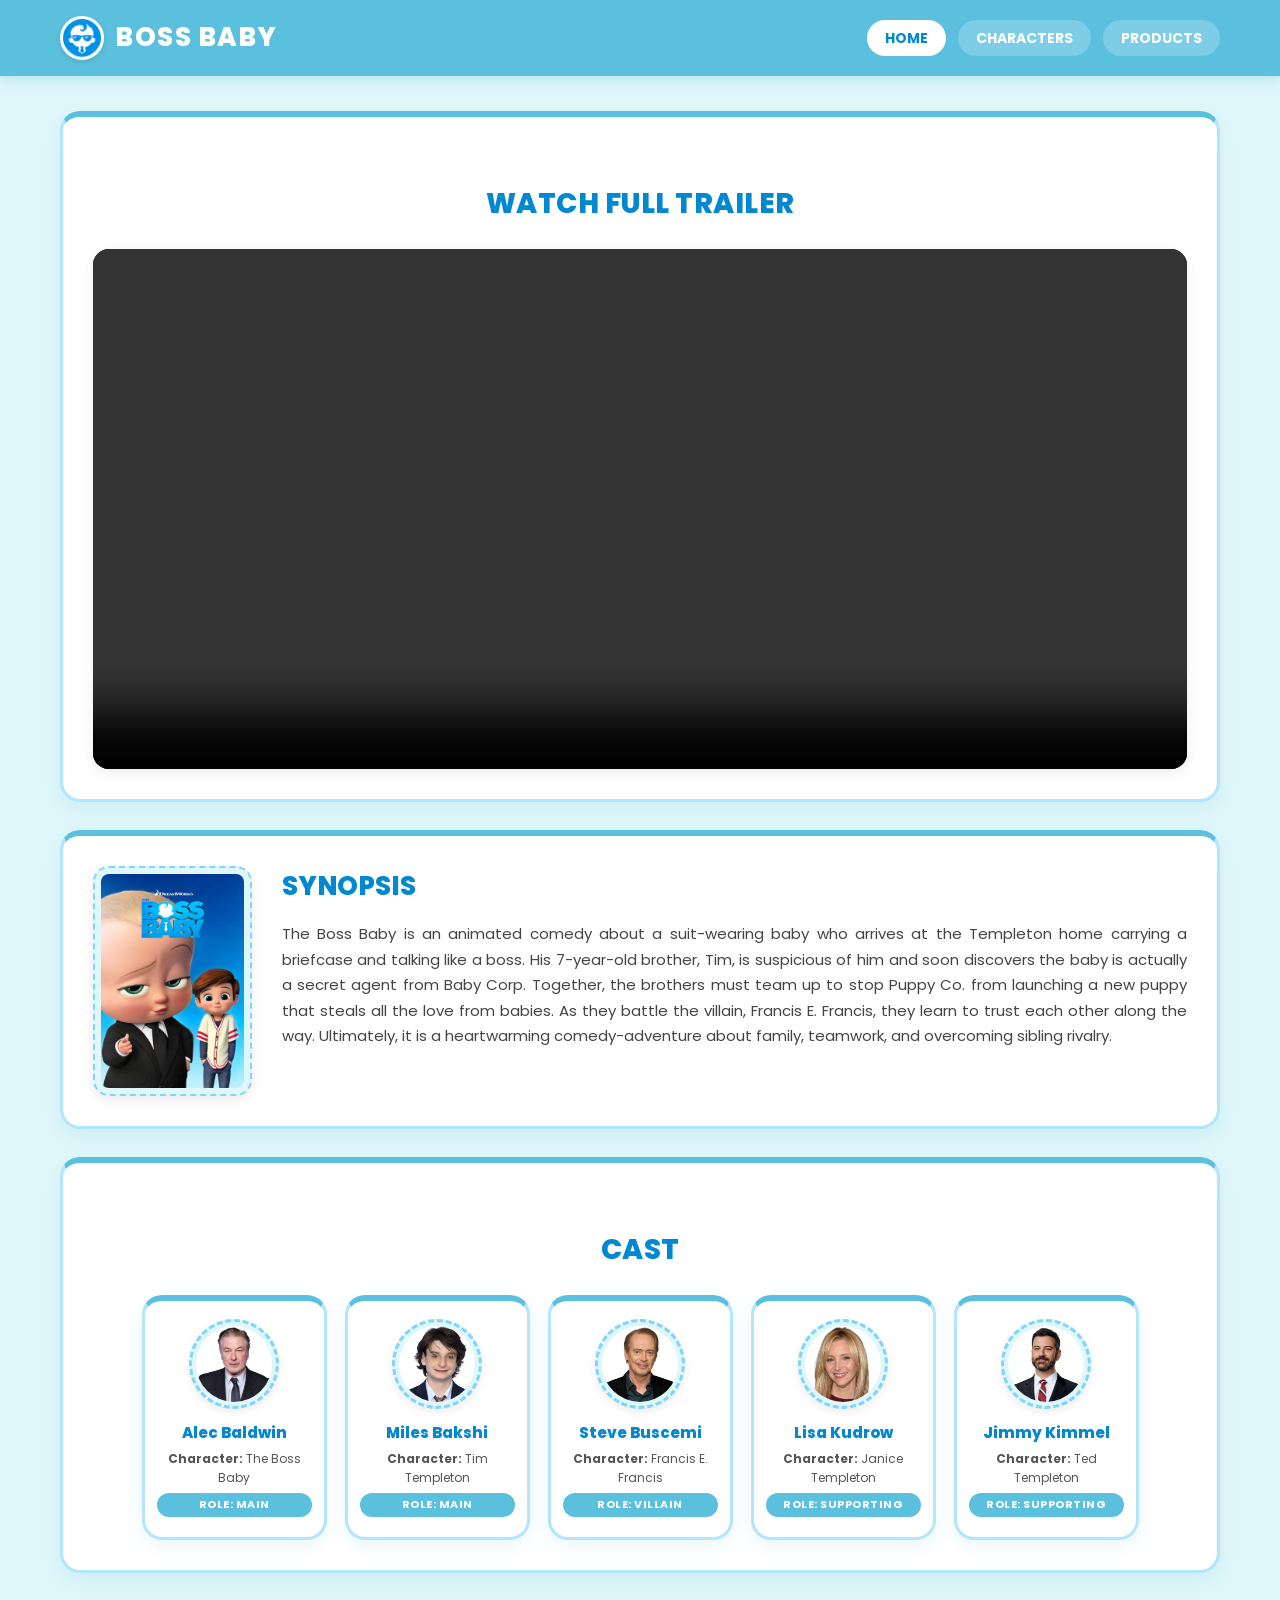
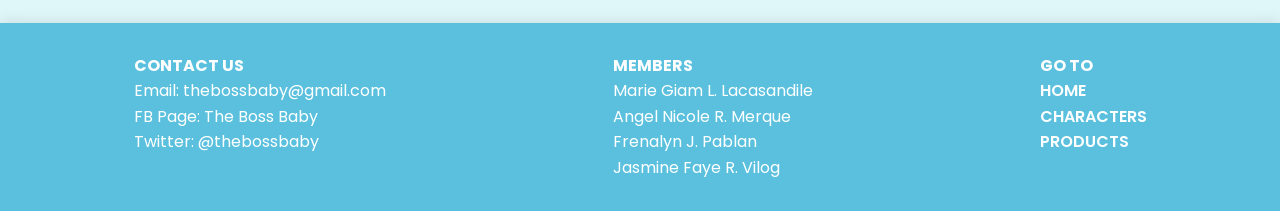
<file: index.html>
<!DOCTYPE html>
<html lang="en">
<head>
    <meta charset="UTF-8">
    <meta name="viewport" content="width=device-width, initial-scale=1.0">
    <title>THE BOSS BABY | HOME</title>
    <link rel="stylesheet" href="CSS/style.css">
</head>
<body>

    <header class="header">
        <nav>
            <div class="brand">
                <img src="MEDIA/logo.jpg" alt="Boss Baby Logo" class="brand-logo" onerror="this.src='data:image/svg+xml;utf8,<svg xmlns=\'http://www.w3.org/2000/svg\' viewBox=\'0 0 100 100\'><circle cx=\'50\' cy=\'50\' r=\'50\' fill=\'%230099ff\'/><path d=\'M50 18c-12 0-20 8-20 18 0 4 2 8 5 11-4 3-7 8-7 14 0 9 7 16 16 16h12c9 0 16-7 16-16 0-6-3-11-7-14 3-3 5-7 5-11 0-10-8-18-20-18zm-6 22h12v4H44v-4zm6 10c8 0 14 6 14 14H30c0-8 6-14 14-14z\' fill=\'white\'/></svg>'">
                <h1>BOSS BABY</h1>
            </div>
            <ul>
                <li><a href="index.html" class="active">HOME</a></li>
                <li><a href="Characters.html">CHARACTERS</a></li>
                <li><a href="product.html">PRODUCTS</a></li>
            </ul>
        </nav>
    </header>

    <div class="page-container">
        <section class="highlights">
            <h1>WATCH FULL TRAILER</h1>
            <video autoplay muted loop playsinline controls>

    <source src="MEDIA/trailer.mp4" type="video/mp4">

    Your browser does not support HTML5 video.

</video>
        </section>

        <!-- Synopsis Section -->
        <section class="synopsis">
            <div class="synopsis-content">
                <img src="MEDIA/mov pos.jpg" alt="The Boss Baby movie poster">
                <div class="synopsis-details">
                    <h2 class="synopsis-title">SYNOPSIS</h2>
                    <p>
                        The Boss Baby is an animated comedy about a suit-wearing baby who arrives at the Templeton home carrying a briefcase and talking like a boss. His 7-year-old brother, Tim, is suspicious of him and soon discovers the baby is actually a secret agent from Baby Corp. Together, the brothers must team up to stop Puppy Co. from launching a new puppy that steals all the love from babies. As they battle the villain, Francis E. Francis, they learn to trust each other along the way. Ultimately, it is a heartwarming comedy-adventure about family, teamwork, and overcoming sibling rivalry.
                    </p>
                </div>
            </div>
        </section>

        <div class="cast">
            <h2>CAST</h2>
            <div class="cast-container">
                <div class="cast-card">
                    <img src="MEDIA/boss baby2.jpg" alt="The Boss Baby">
                    <div class="cast-info">
                        <h3>Alec Baldwin</h3>
                        <p><strong>Character:</strong> The Boss Baby</p>
                        <p class="role">Role: Main</p>
                    </div>
                </div>

                <div class="cast-card">
                    <img src="MEDIA/tim2.jpg" alt="Tim Templeton">
                    <div class="cast-info">
                        <h3>Miles Bakshi</h3>
                        <p><strong>Character:</strong> Tim Templeton</p>
                        <p class="role">Role: Main</p>
                    </div>
                </div>

                <div class="cast-card">
                    <img src="MEDIA/francis.jpg" alt="Francis E. Francis">
                    <div class="cast-info">
                        <h3>Steve Buscemi</h3>
                        <p><strong>Character:</strong> Francis E. Francis</p>
                        <p class="role">Role: Villain</p>
                    </div>
                </div>

                <div class="cast-card">
                    <img src="MEDIA/mom.jpg" alt="Janice Templeton">
                    <div class="cast-info">
                        <h3>Lisa Kudrow</h3>
                        <p><strong>Character:</strong> Janice Templeton</p>
                        <p class="role">Role: Supporting</p>
                    </div>
                </div>

                <div class="cast-card">
                    <img src="MEDIA/dad.jpg" alt="Ted Templeton">
                    <div class="cast-info">
                        <h3>Jimmy Kimmel</h3>
                        <p><strong>Character:</strong> Ted Templeton</p>
                        <p class="role">Role: Supporting</p>
                    </div>
                </div>
            </div>
        </div>
    </div>

    <footer class="footer">
        <div>
            <h4>CONTACT US</h4>
            <p>Email: thebossbaby@gmail.com</p>
            <p>FB Page: The Boss Baby</p>
            <p>Twitter: @thebossbaby</p>
        </div>
        <div>
            <h4>MEMBERS</h4>
            <p>Marie Giam L. Lacasandile</p>
            <p>Angel Nicole R. Merque</p>
            <p>Frenalyn J. Pablan</p>
            <p>Jasmine Faye R. Vilog</p>
        </div>
        <div>
            <h4>GO TO</h4>
            <p><a href="index.html">HOME</a></p>
            <p><a href="Characters.html">CHARACTERS</a></p>
            <p><a href="product.html">PRODUCTS</a></p>
        </div>
    </footer>

</body>
</html>
</file>
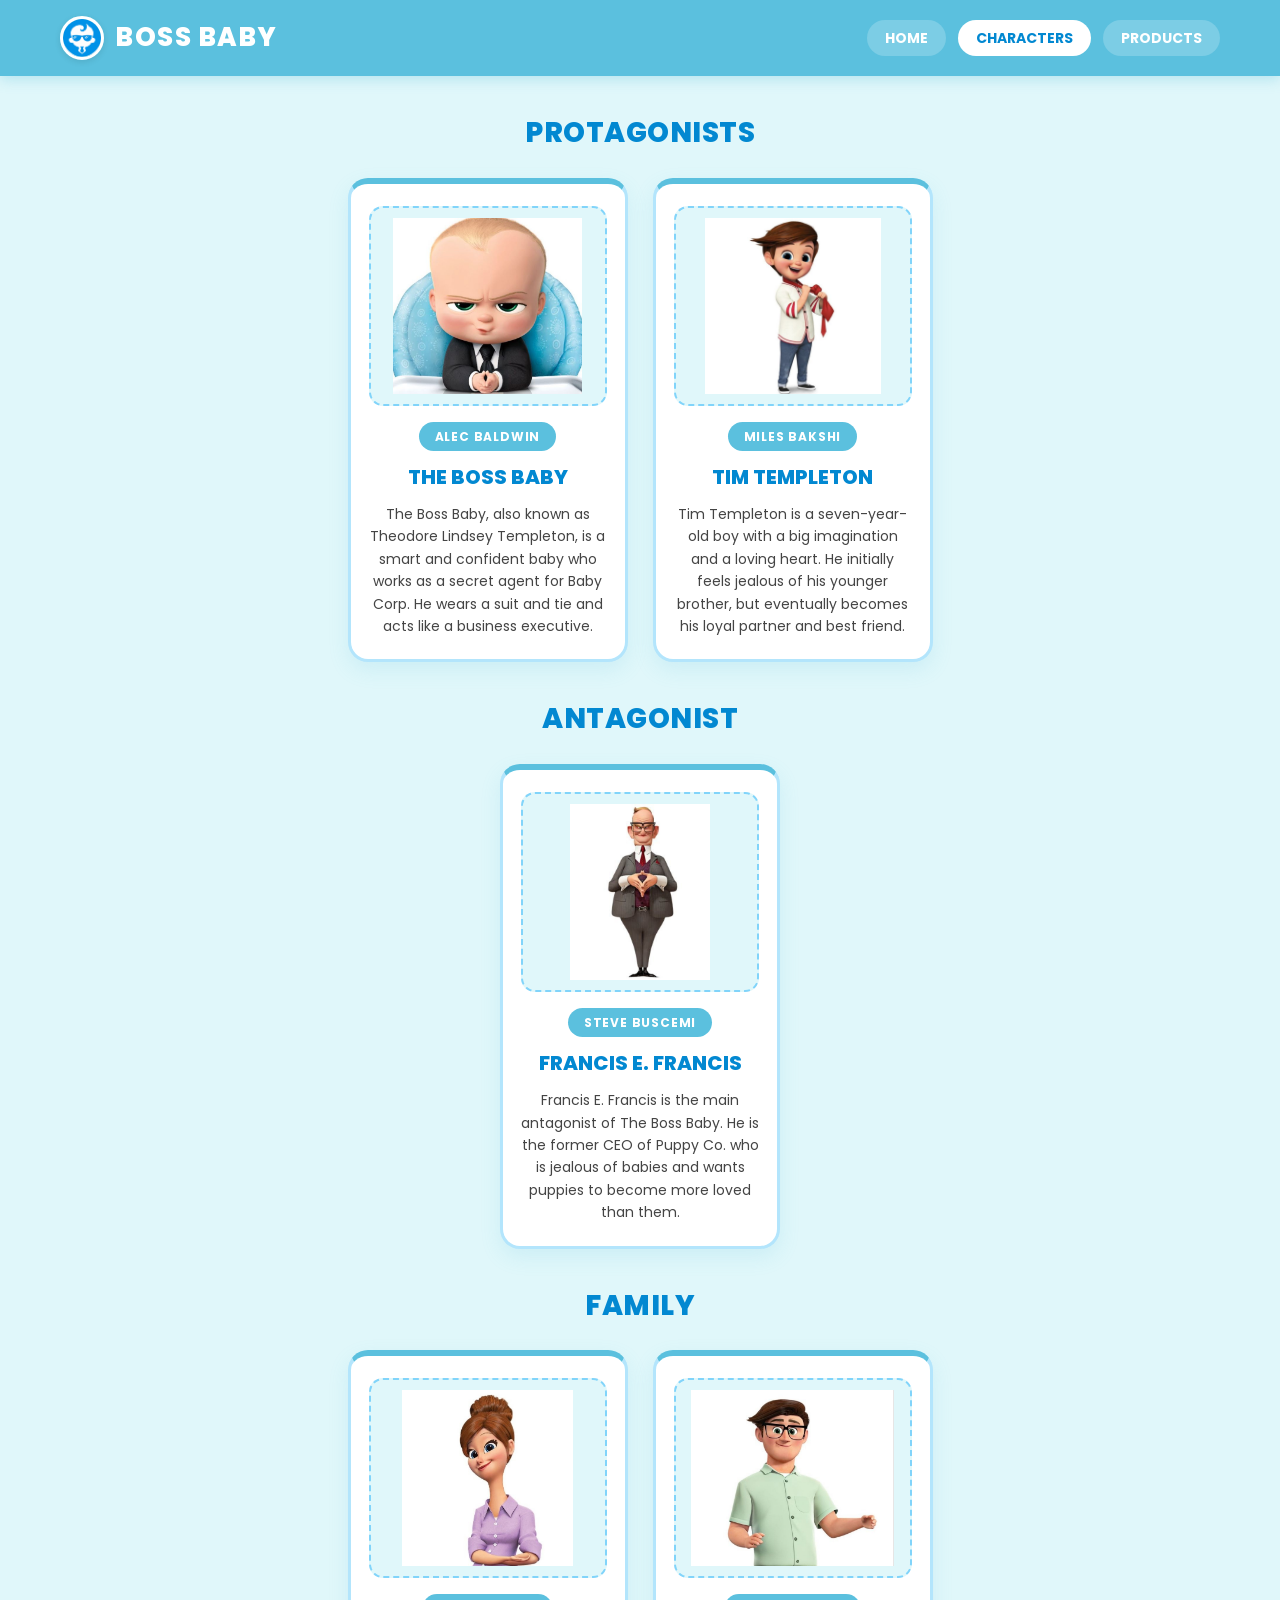
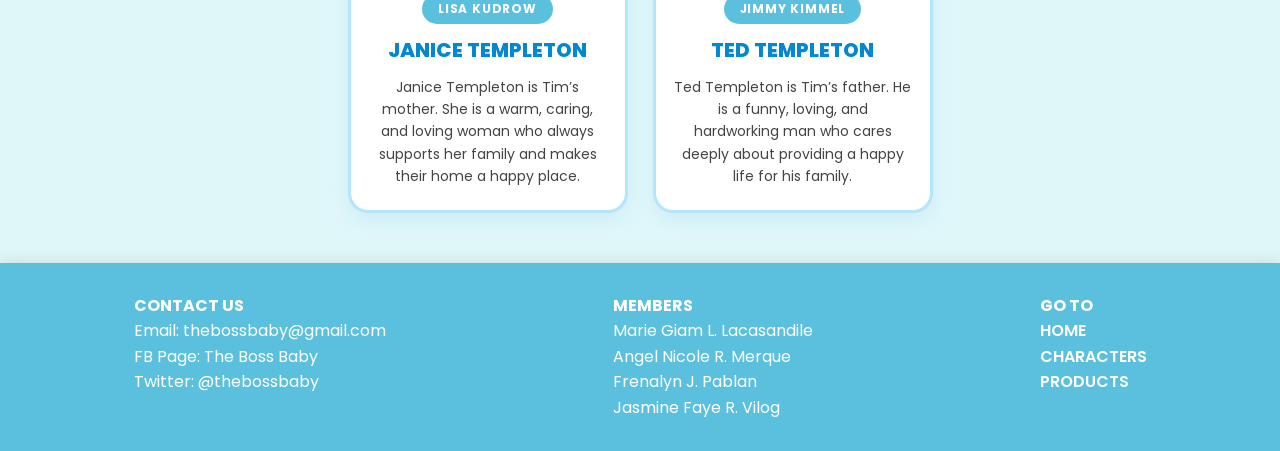
<file: Characters.html>
<!DOCTYPE html>
<html lang="en">
<head>
    <meta charset="UTF-8">
    <meta name="viewport" content="width=device-width, initial-scale=1.0">
    <title>CHARACTERS | THE BOSS BABY</title>
    <link rel="stylesheet" href="CSS/style.css">
</head>
<body>

    <header class="header">
        <nav>
            <div class="brand">
                <img src="MEDIA/logo.jpg" alt="Boss Baby Logo" class="brand-logo" onerror="this.src='data:image/svg+xml;utf8,<svg xmlns=\'http://www.w3.org/2000/svg\' viewBox=\'0 0 100 100\'><circle cx=\'50\' cy=\'50\' r=\'50\' fill=\'%230099ff\'/><path d=\'M50 18c-12 0-20 8-20 18 0 4 2 8 5 11-4 3-7 8-7 14 0 9 7 16 16 16h12c9 0 16-7 16-16 0-6-3-11-7-14 3-3 5-7 5-11 0-10-8-18-20-18zm-6 22h12v4H44v-4zm6 10c8 0 14 6 14 14H30c0-8 6-14 14-14z\' fill=\'white\'/></svg>'">
                <h1>BOSS BABY</h1>
            </div>
            <ul>
                <li><a href="index.html">HOME</a></li>
                <li><a href="Characters.html" class="active">CHARACTERS</a></li>
                <li><a href="product.html">PRODUCTS</a></li>
            </ul>
        </nav>
    </header>

    <div class="page-container">
        <h2 class="title">PROTAGONISTS</h2>
        <div class="grid">
            <div class="card">
                <img src="MEDIA/boss baby.jpg" alt="The Boss Baby">
                <h3 class="actor">ALEC BALDWIN</h3>
                <h3>THE BOSS BABY</h3>
                <p>The Boss Baby, also known as Theodore Lindsey Templeton, is a smart and confident baby who works as a secret agent for Baby Corp. He wears a suit and tie and acts like a business executive.</p>
            </div>

            <div class="card">
                <img src="MEDIA/tim.jpg" alt="Tim Templeton">
                <h3 class="actor">MILES BAKSHI</h3>
                <h3>TIM TEMPLETON</h3>
                <p>Tim Templeton is a seven-year-old boy with a big imagination and a loving heart. He initially feels jealous of his younger brother, but eventually becomes his loyal partner and best friend.</p>
            </div>
        </div>

        <h2 class="title">ANTAGONIST</h2>
        <div class="grid">
            <div class="card">
                <img src="MEDIA/francis e.jpg" alt="Francis E. Francis">
                <h3 class="actor">STEVE BUSCEMI</h3>
                <h3>FRANCIS E. FRANCIS</h3>
                <p>Francis E. Francis is the main antagonist of The Boss Baby. He is the former CEO of Puppy Co. who is jealous of babies and wants puppies to become more loved than them.</p>
            </div>
        </div>

        <h2 class="title">FAMILY</h2>
        <div class="grid">
            <div class="card">
                <img src="MEDIA/janice.jpg" alt="Janice">
                <h3 class="actor">LISA KUDROW</h3>
                <h3>JANICE TEMPLETON</h3>
                <p>Janice Templeton is Tim’s mother. She is a warm, caring, and loving woman who always supports her family and makes their home a happy place.</p>
            </div>

            <div class="card">
                <img src="MEDIA/ted.jpg" alt="Ted">
                <h3 class="actor">JIMMY KIMMEL</h3>
                <h3>TED TEMPLETON</h3>
                <p>Ted Templeton is Tim’s father. He is a funny, loving, and hardworking man who cares deeply about providing a happy life for his family.</p>
            </div>
        </div>
    </div>

    <footer class="footer">
        <div>
            <h4>CONTACT US</h4>
            <p>Email: thebossbaby@gmail.com</p>
            <p>FB Page: The Boss Baby</p>
            <p>Twitter: @thebossbaby</p>
        </div>
        <div>
            <h4>MEMBERS</h4>
            <p>Marie Giam L. Lacasandile</p>
            <p>Angel Nicole R. Merque</p>
            <p>Frenalyn J. Pablan</p>
            <p>Jasmine Faye R. Vilog</p>
        </div>
        <div>
            <h4>GO TO</h4>
            <p><a href="index.html">HOME</a></p>
            <p><a href="Characters.html">CHARACTERS</a></p>
            <p><a href="product.html">PRODUCTS</a></p>
        </div>
    </footer>

</body>
</html>
</file>
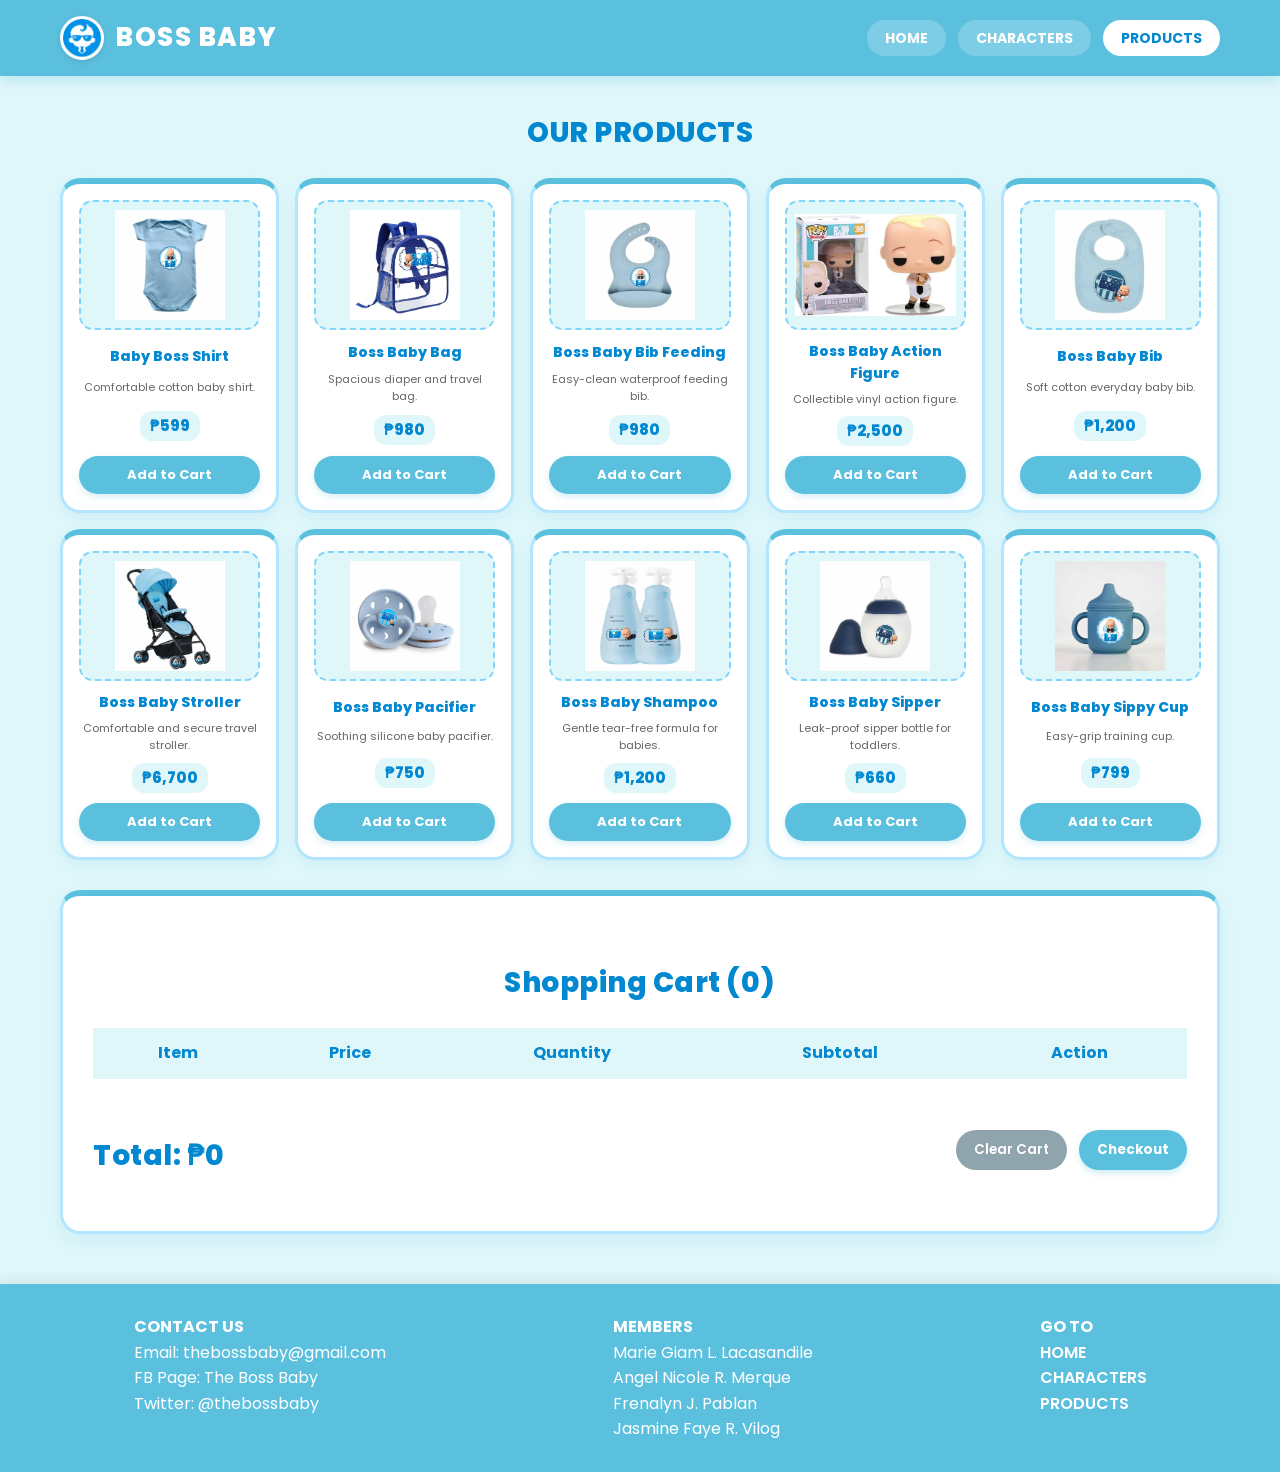
<file: product.html>
<!DOCTYPE html>
<html lang="en">
<head>
    <meta charset="UTF-8">
    <meta name="viewport" content="width=device-width, initial-scale=1.0">
    <title>PRODUCTS | THE BOSS BABY</title>
    <link rel="stylesheet" href="CSS/style.css">
</head>
<body>

    <header class="header">
        <nav>
            <div class="brand">
                <img src="MEDIA/logo.jpg" alt="Boss Baby Logo" class="brand-logo" onerror="this.src='data:image/svg+xml;utf8,<svg xmlns=\'http://www.w3.org/2000/svg\' viewBox=\'0 0 100 100\'><circle cx=\'50\' cy=\'50\' r=\'50\' fill=\'%230099ff\'/><path d=\'M50 18c-12 0-20 8-20 18 0 4 2 8 5 11-4 3-7 8-7 14 0 9 7 16 16 16h12c9 0 16-7 16-16 0-6-3-11-7-14 3-3 5-7 5-11 0-10-8-18-20-18zm-6 22h12v4H44v-4zm6 10c8 0 14 6 14 14H30c0-8 6-14 14-14z\' fill=\'white\'/></svg>'">
                <h1>BOSS BABY</h1>
            </div>
            <ul>
                <li><a href="index.html">HOME</a></li>
                <li><a href="Characters.html">CHARACTERS</a></li>
                <li><a href="product.html" class="active">PRODUCTS</a></li>
            </ul>
        </nav>
    </header>

    <div class="page-container">
        <h2 class="title">OUR PRODUCTS</h2>
        <div class="product-grid">

            <div class="product-card">
                <img src="MEDIA/BABY SHIRT.jpg" alt="Baby Boss Shirt">
                <h3>Baby Boss Shirt</h3>
                <p class="description">Comfortable cotton baby shirt.</p>
                <p class="price">₱599</p>
                <button onclick="addToCart('Baby Boss Shirt', 599)">Add to Cart</button>
            </div>

            <div class="product-card">
                <img src="MEDIA/BAG.jpg" alt="Boss Baby Bag">
                <h3>Boss Baby Bag</h3>
                <p class="description">Spacious diaper and travel bag.</p>
                <p class="price">₱980</p>
                <button onclick="addToCart('Boss Baby Bag', 980)">Add to Cart</button>
            </div>

            <div class="product-card">
                <img src="MEDIA/BIB FEEDING.jpg" alt="Boss Baby Bib Feeding">
                <h3>Boss Baby Bib Feeding</h3>
                <p class="description">Easy-clean waterproof feeding bib.</p>
                <p class="price">₱980</p>
                <button onclick="addToCart('Boss Baby Bib Feeding', 980)">Add to Cart</button>
            </div>

            <div class="product-card">
                <img src="MEDIA/figure.jpg" alt="Boss Baby Action Figure">
                <h3>Boss Baby Action Figure</h3>
                <p class="description">Collectible vinyl action figure.</p>
                <p class="price">₱2,500</p>
                <button onclick="addToCart('Boss Baby Action Figure', 2500)">Add to Cart</button>
            </div>

            <div class="product-card">
                <img src="MEDIA/BIB.jpg" alt="Boss Baby Bib">
                <h3>Boss Baby Bib</h3>
                <p class="description">Soft cotton everyday baby bib.</p>
                <p class="price">₱1,200</p>
                <button onclick="addToCart('Boss Baby Bib', 1200)">Add to Cart</button>
            </div>

            <div class="product-card">
                <img src="MEDIA/STROLLER.jpg" alt="Boss Baby Stroller">
                <h3>Boss Baby Stroller</h3>
                <p class="description">Comfortable and secure travel stroller.</p>
                <p class="price">₱6,700</p>
                <button onclick="addToCart('Boss Baby Stroller', 6700)">Add to Cart</button>
            </div>

            <div class="product-card">
                <img src="MEDIA/PACIFIER.jpg" alt="Boss Baby Pacifier">
                <h3>Boss Baby Pacifier</h3>
                <p class="description">Soothing silicone baby pacifier.</p>
                <p class="price">₱750</p>
                <button onclick="addToCart('Boss Baby Pacifier', 750)">Add to Cart</button>
            </div>

            <div class="product-card">
                <img src="MEDIA/SHAMPOO.jpg" alt="Boss Baby Shampoo">
                <h3>Boss Baby Shampoo</h3>
                <p class="description">Gentle tear-free formula for babies.</p>
                <p class="price">₱1,200</p>
                <button onclick="addToCart('Boss Baby Shampoo', 1200)">Add to Cart</button>
            </div>

            <div class="product-card">
                <img src="MEDIA/SIPPER.jpg" alt="Boss Baby Sipper">
                <h3>Boss Baby Sipper</h3>
                <p class="description">Leak-proof sipper bottle for toddlers.</p>
                <p class="price">₱660</p>
                <button onclick="addToCart('Boss Baby Sipper', 660)">Add to Cart</button>
            </div>

            <div class="product-card">
                <img src="MEDIA/SIPPY CUP.jpg" alt="Boss Baby Sippy Cup">
                <h3>Boss Baby Sippy Cup</h3>
                <p class="description">Easy-grip training cup.</p>
                <p class="price">₱799</p>
                <button onclick="addToCart('Boss Baby Sippy Cup', 799)">Add to Cart</button>
            </div>

        </div>

        <section class="cart-section">
            <h2 id="cart-title">Shopping Cart (0)</h2>
            <table class="cart-table">
                <thead>
                    <tr>
                        <th>Item</th>
                        <th>Price</th>
                        <th>Quantity</th>
                        <th>Subtotal</th>
                        <th>Action</th>
                    </tr>
                </thead>
                <tbody id="groceryList"></tbody>
            </table>

            <div class="cart-summary">
                <h2>Total: <span id="total-amount">₱0</span></h2>
                <div class="cart-actions">
                    <button class="clear-btn" onclick="clearList()">Clear Cart</button>
                    <button class="checkout-btn" onclick="proceedToCheckout()">Checkout</button>
                </div>
            </div>
        </section>
    </div>

    <footer class="footer">
        <div>
            <h4>CONTACT US</h4>
            <p>Email: thebossbaby@gmail.com</p>
            <p>FB Page: The Boss Baby</p>
            <p>Twitter: @thebossbaby</p>
        </div>
        <div>
            <h4>MEMBERS</h4>
            <p>Marie Giam L. Lacasandile</p>
            <p>Angel Nicole R. Merque</p>
            <p>Frenalyn J. Pablan</p>
            <p>Jasmine Faye R. Vilog</p>
        </div>
        <div>
            <h4>GO TO</h4>
            <p><a href="index.html">HOME</a></p>
            <p><a href="Characters.html">CHARACTERS</a></p>
            <p><a href="product.html">PRODUCTS</a></p>
        </div>
    </footer>

    <script src="JS/script.js"></script>
</body>
</html>
</file>
<file: CSS/style.css>
/* Import Modern Google Font (Poppins) */
@import url('https://fonts.googleapis.com/css2?family=Poppins:wght@400;600;700;800&display=swap');

* {
    box-sizing: border-box;
    margin: 0;
    padding: 0;
}

body {
    background: #e0f7fa; /* Light ice-blue background */
    color: #333333;
    font-family: 'Poppins', Arial, sans-serif;
    line-height: 1.6;
}

/* 1. Header & Navigation (Aligned Left) */
.header {
    background-color: #5bc0de;
    color: white;
    padding: 16px 30px;
    box-shadow: 0 4px 12px rgba(91, 192, 222, 0.3);
    position: sticky;
    top: 0;
    z-index: 100;
}

.header nav {
    display: flex;
    justify-content: space-between;
    align-items: center;
    max-width: 1200px;
    margin: 0 auto;
    padding: 0 20px; /* Aligns left logo directly with page container */
}

.brand {
    display: flex;
    align-items: center;
    gap: 12px;
}

.brand-logo {
    width: 44px;
    height: 44px;
    border-radius: 50%;
    object-fit: cover;
    border: 3px solid #ffffff;
    box-shadow: 0 2px 6px rgba(0,0,0,0.1);
}

.header nav h1 {
    font-size: 26px;
    font-weight: 800;
    letter-spacing: 1.5px;
    color: #ffffff;
}

.header nav ul {
    list-style: none;
    display: flex;
    gap: 12px;
}

.header nav ul li a {
    color: #ffffff;
    text-decoration: none;
    font-weight: 700;
    font-size: 14px;
    padding: 8px 18px;
    border-radius: 20px;
    background-color: rgba(255, 255, 255, 0.2);
    transition: background-color 0.2s ease, color 0.2s ease;
}

.header nav ul li a.active,
.header nav ul li a:hover {
    background-color: #ffffff;
    color: #0288d1;
}

/* 2. Page Container & Headings */
.page-container {
    max-width: 1200px;
    margin: 35px auto;
    padding: 0 20px;
}

h2, h2.title, .highlights h1 {
    text-align: center;
    color: #0288d1;
    font-size: 28px;
    font-weight: 800;
    margin: 35px 0 22px 0;
    letter-spacing: 0.5px;
}

/* 3. Section Cards */
.highlights, .synopsis, .cast, .cart-section {
    background-color: #ffffff;
    border: 3px solid #b3e5fc;
    border-top: 6px solid #5bc0de;
    max-width: 1200px;
    margin: 28px auto;
    padding: 30px;
    border-radius: 20px;
    box-shadow: 0 8px 20px rgba(91, 192, 222, 0.15);
}

/* Fitted Bubbly Video Frame */
.highlights video {
    width: 100%;
    aspect-ratio: 16 / 9; /* Maintains standard widescreen video aspect ratio */
    max-height: 520px;
    object-fit: contain; /* Fits neatly inside the frame */
    background-color: #000000;
    border-radius: 16px;
    display: block;
    margin: 0 auto;
    box-shadow: 0 4px 12px rgba(0, 0, 0, 0.08);
}

/* Synopsis Side-by-Side Layout */
.synopsis-content {
    display: flex;
    gap: 30px;
    align-items: flex-start;
}

.synopsis-details {
    display: flex;
    flex-direction: column;
}

.synopsis-title {
    text-align: left;
    color: #0288d1;
    font-size: 26px;
    font-weight: 800;
    margin: 0 0 14px 0;
}

.synopsis-content img {
    height: 230px;
    width: auto;
    max-width: 170px;
    object-fit: cover;
    background-color: #e0f7fa;
    border: 2px dashed #81d4fa;
    border-radius: 16px;
    padding: 6px;
    flex-shrink: 0;
    box-shadow: 0 4px 12px rgba(0, 0, 0, 0.08);
}

.synopsis-details p {
    font-size: 15px;
    color: #444444;
    text-align: justify;
    line-height: 1.7;
}

/* 4. Cast Cards */
.cast-container {
    display: flex;
    justify-content: center;
    gap: 18px;
    flex-wrap: wrap;
}

.cast-card {
    background-color: #ffffff;
    border: 3px solid #b3e5fc;
    border-top: 6px solid #5bc0de;
    border-radius: 20px;
    width: 185px;
    padding: 18px 12px;
    text-align: center;
    display: flex;
    flex-direction: column;
    align-items: center;
    box-shadow: 0 6px 16px rgba(91, 192, 222, 0.12);
}

.cast-card img {
    width: 90px;
    height: 90px;
    border-radius: 50%;
    object-fit: cover;
    background-color: #e0f7fa;
    border: 3px dashed #81d4fa;
    padding: 4px;
    margin-bottom: 12px;
    box-shadow: 0 3px 8px rgba(0,0,0,0.08);
}

.cast-card h3 {
    font-size: 15px;
    font-weight: 800;
    color: #0288d1;
    margin-bottom: 4px;
}

.cast-card p {
    font-size: 12px;
    color: #555555;
    margin-bottom: 2px;
}

.cast-card p.role {
    font-size: 11px;
    font-weight: 700;
    color: #ffffff;
    background-color: #5bc0de;
    padding: 3px 12px;
    border-radius: 15px;
    margin-top: 6px;
    letter-spacing: 0.5px;
    text-transform: uppercase;
}

/* 5. Character Cards */
.grid {
    display: flex;
    flex-wrap: wrap;
    justify-content: center;
    gap: 25px;
    margin-bottom: 35px;
}

.card {
    background-color: #ffffff;
    border: 3px solid #b3e5fc;
    border-top: 6px solid #5bc0de;
    border-radius: 20px;
    padding: 22px 18px;
    text-align: center;
    width: 280px;
    display: flex;
    flex-direction: column;
    align-items: center;
    box-shadow: 0 8px 20px rgba(91, 192, 222, 0.15);
}

.card img {
    width: 100%;
    height: 200px;
    object-fit: contain;
    background-color: #e0f7fa;
    border: 2px dashed #81d4fa;
    border-radius: 14px;
    padding: 10px;
    margin-bottom: 16px;
}

.card h3.actor {
    font-size: 12px;
    font-weight: 700;
    color: #ffffff;
    background-color: #5bc0de;
    padding: 5px 16px;
    border-radius: 20px;
    margin-bottom: 10px;
    letter-spacing: 0.8px;
    text-transform: uppercase;
}

.card h3 {
    font-size: 20px;
    font-weight: 800;
    color: #0288d1;
    margin-bottom: 10px;
}

.card p {
    font-size: 14px;
    color: #444444;
    line-height: 1.6;
}

/* 6. Product Grid (5 per row) */
.product-grid {
    display: grid;
    grid-template-columns: repeat(5, 1fr);
    gap: 16px;
    margin-bottom: 30px;
}

@media (max-width: 1024px) {
    .product-grid {
        grid-template-columns: repeat(3, 1fr);
    }
}

@media (max-width: 650px) {
    .product-grid {
        grid-template-columns: repeat(2, 1fr);
    }
}

.product-card {
    background-color: #ffffff;
    border: 3px solid #b3e5fc;
    border-top: 6px solid #5bc0de;
    border-radius: 20px;
    padding: 16px;
    text-align: center;
    display: flex;
    flex-direction: column;
    justify-content: space-between;
    box-shadow: 0 6px 16px rgba(91, 192, 222, 0.12);
}

.product-card img {
    width: 100%;
    height: 130px;
    object-fit: contain;
    margin-bottom: 10px;
    background-color: #e0f7fa;
    border: 2px dashed #81d4fa;
    border-radius: 14px;
    padding: 8px;
}

.product-card h3 {
    font-size: 14px;
    font-weight: 800;
    color: #0288d1;
    margin-bottom: 6px;
}

.product-card .description {
    font-size: 11px;
    color: #666666;
    margin-bottom: 8px;
}

.product-card .price {
    font-size: 15px;
    font-weight: 800;
    color: #0288d1;
    background-color: #e0f7fa;
    padding: 3px 10px;
    border-radius: 12px;
    display: inline-block;
    margin: 0 auto 10px auto;
}

.product-card button {
    background-color: #5bc0de;
    color: white;
    border: none;
    padding: 9px;
    border-radius: 20px;
    cursor: pointer;
    font-family: 'Poppins', sans-serif;
    font-weight: 700;
    font-size: 13px;
    width: 100%;
    box-shadow: 0 3px 6px rgba(91, 192, 222, 0.25);
    transition: background-color 0.2s ease;
}

.product-card button:hover {
    background-color: #0288d1;
}

/* 7. Cart Table & Buttons */
.cart-table {
    width: 100%;
    border-collapse: collapse;
    margin-top: 15px;
}

.cart-table th, .cart-table td {
    padding: 12px;
    border-bottom: 2px solid #e0f7fa;
    text-align: center;
}

.cart-table th {
    background-color: #e0f7fa;
    color: #0288d1;
    font-weight: 700;
}

.qty-btn {
    padding: 4px 10px;
    background: #e0f7fa;
    border: none;
    cursor: pointer;
    border-radius: 6px;
    font-weight: bold;
    color: #0288d1;
}

.del-btn {
    background: #ff5252;
    color: white;
    border: none;
    padding: 4px 10px;
    border-radius: 6px;
    cursor: pointer;
}

.cart-summary {
    display: flex;
    justify-content: space-between;
    align-items: center;
    margin-top: 20px;
}

.cart-actions {
    display: flex;
    gap: 12px;
}

.clear-btn {
    background-color: #90a4ae;
    color: white;
    border: none;
    padding: 10px 18px;
    border-radius: 20px;
    cursor: pointer;
    font-family: 'Poppins', sans-serif;
    font-weight: 600;
}

.checkout-btn {
    background-color: #5bc0de;
    color: white;
    border: none;
    padding: 10px 18px;
    border-radius: 20px;
    cursor: pointer;
    font-family: 'Poppins', sans-serif;
    font-weight: 700;
    box-shadow: 0 3px 6px rgba(91, 192, 222, 0.3);
    transition: background-color 0.2s ease;
}

.checkout-btn:hover {
    background-color: #0288d1;
}

/* 8. Footer */
footer, .footer {
    background-color: #5bc0de;
    color: white;
    padding: 30px 20px;
    display: flex;
    justify-content: space-around;
    margin-top: 50px;
    box-shadow: 0 -4px 12px rgba(0, 0, 0, 0.08);
}

footer a {
    color: #ffffff;
    text-decoration: none;
    font-weight: 600;
}

footer a:hover {
    text-decoration: underline;
}
</file>
